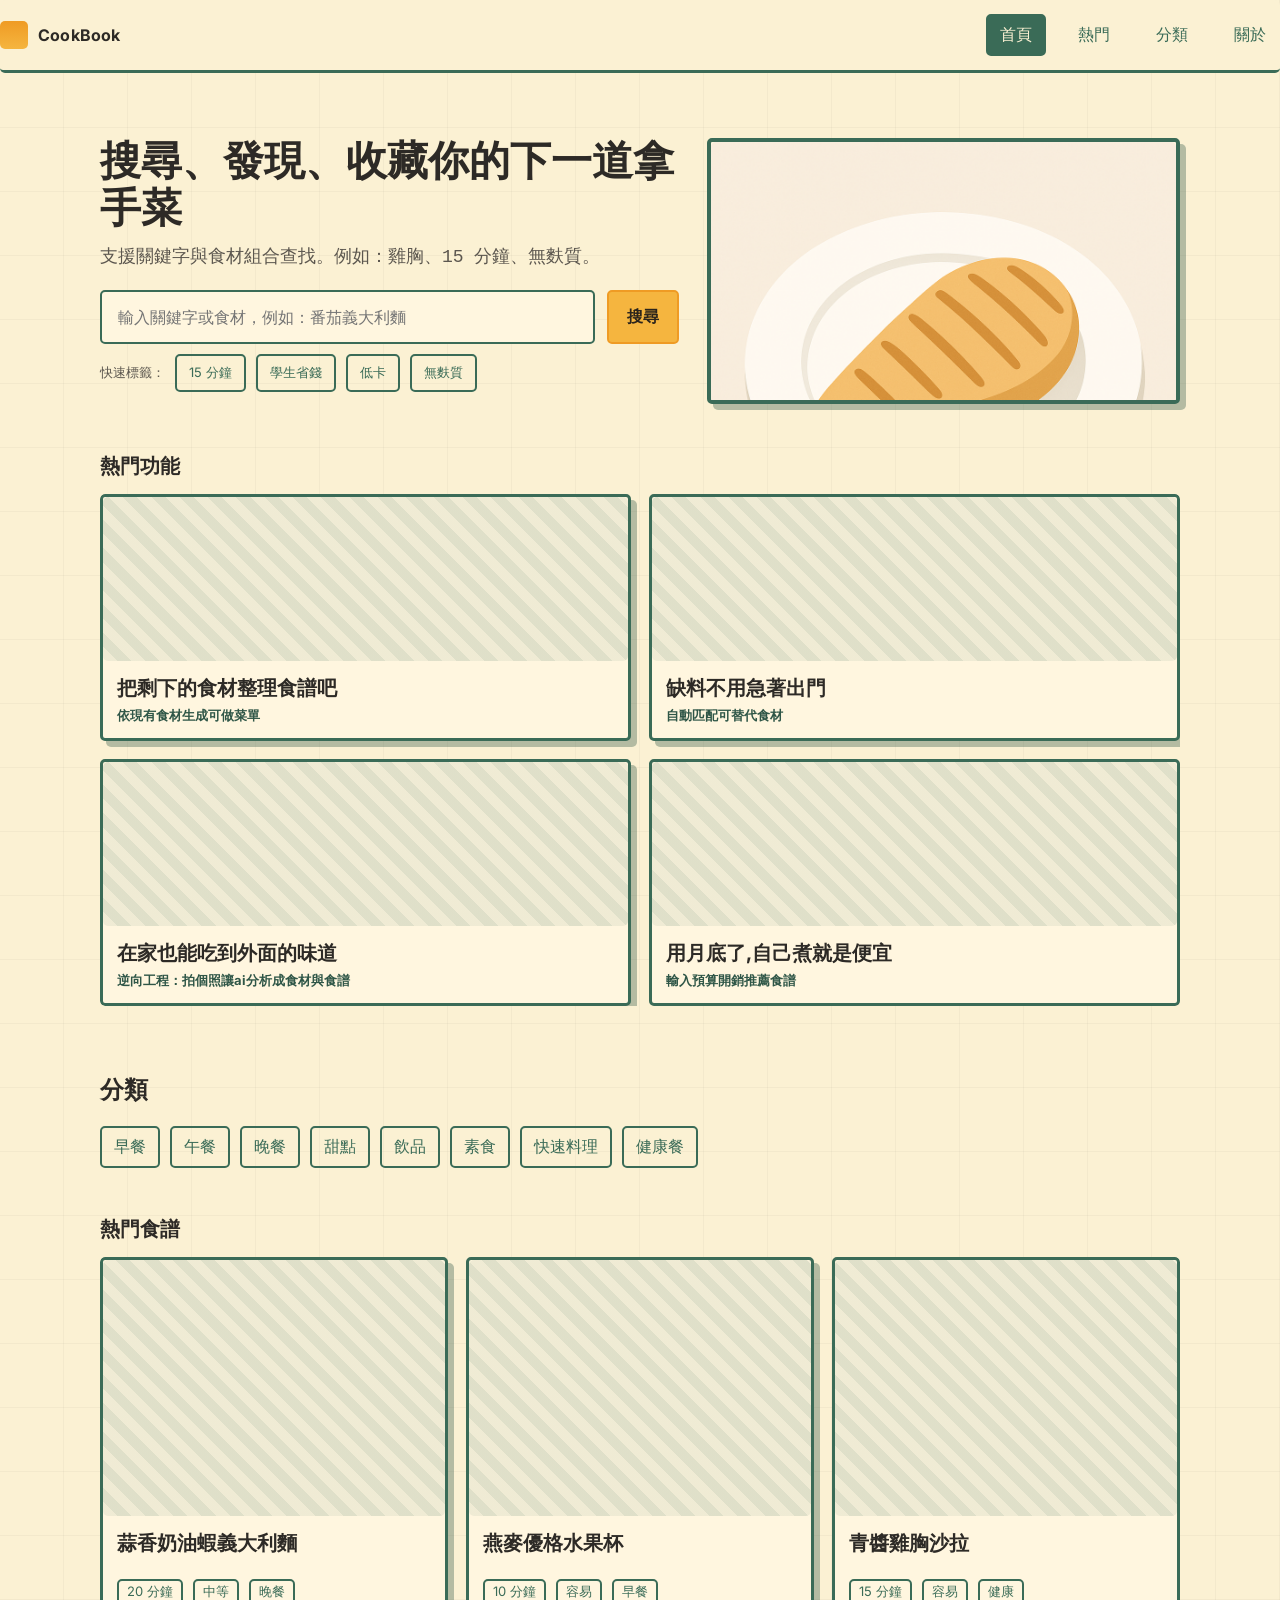
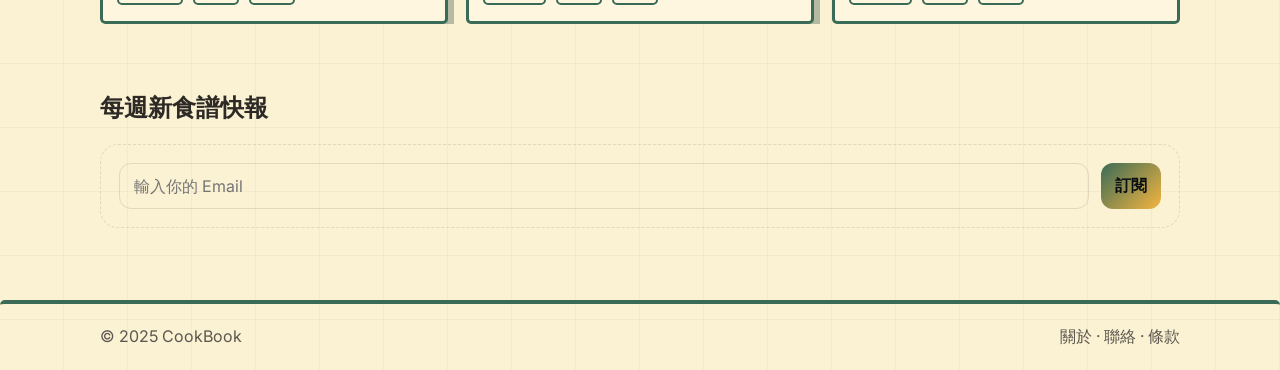
<file: index.html>
<!doctype html>
<html lang="zh-Hant">
<head>
  <meta charset="utf-8" />
  <meta name="viewport" content="width=device-width, initial-scale=1" />
  <title>CookBook — 食譜首頁</title>
  <meta name="description" content="簡潔好用的食譜搜尋與收藏首頁" />
  <link rel="preconnect" href="https://fonts.googleapis.com">
  <link rel="preconnect" href="https://fonts.gstatic.com" crossorigin>
  <link rel="stylesheet" href="./css/index.css">
  <link href="https://fonts.googleapis.com/css2?family=Inter:wght@400;600;700&display=swap" rel="stylesheet">
</head>
<body>
  <!-- Header -->
  <header class="site-header">
    <div class="nav" role="navigation" aria-label="主導覽">
      <a class="brand" href="#" aria-label="CookBook 首頁">
        <span class="brand__logo" aria-hidden="true"></span>
        <span>CookBook</span>
      </a>
      <nav class="nav__links">
        <a class="nav__link" aria-current="page" href="#">首頁</a>
        <a class="nav__link" href="#popular">熱門</a>
        <a class="nav__link" href="#categories">分類</a>
        <a class="nav__link" href="#about">關於</a>
      </nav>
    </div>
  </header>

  <!-- Bottom Nav (寬度 >600px 顯示) -->
  <nav class="bottom-nav" aria-label="底部功能列">
    <div class="container bottom-nav__inner">
      <a class="bn-item" aria-current="page" href="#"><span class="bn-item__icon">🏠</span>首頁</a>
      <a class="bn-item" href="#search"><span class="bn-item__icon">🔍</span>搜尋</a>
      <a class="bn-item" href="#recipes"><span class="bn-item__icon">🍳</span>食譜</a>
      <a class="bn-item" href="#favorites"><span class="bn-item__icon">⭐</span>收藏</a>
      <a class="bn-item" href="#account"><span class="bn-item__icon">👤</span>帳號</a>
    </div>
  </nav>

  <!-- Main -->
  <main>
    <!-- Hero -->
    <section class="hero">
      <div class="container hero__wrap">
        <div>
          <h1 class="hero__title">搜尋、發現、收藏你的下一道拿手菜</h1>
          <p class="hero__sub">支援關鍵字與食材組合查找。例如：<code>雞胸</code>、<code>15 分鐘</code>、<code>無麩質</code>。</p>
          <form class="search" role="search" aria-label="食譜搜尋">
            <label class="sr-only" for="q">搜尋食譜</label>
            <input class="search__input" id="q" name="q" type="search" placeholder="輸入關鍵字或食材，例如：番茄義大利麵" />
            <button class="search__btn" type="submit">搜尋</button>
          </form>
          <p class="search__hint chips">快速標籤：
            <a class="chip" href="#">15 分鐘</a>
            <a class="chip" href="#">學生省錢</a>
            <a class="chip" href="#">低卡</a>
            <a class="chip" href="#">無麩質</a>
          </p>
        </div>
        <div class="hero__image"><img src="./chicken.png" alt=""></div>
      </div>
    </section>

    <!-- 功能 -->
    <section id="function" class="section">
      <div class="container">
        <h2 class="card__title">熱門功能</h2>
        <div class="fxgrid grid">
          <article class="card">
            <div class="fx_card__media" aria-hidden="true"></div>
            <div class="fx_card__body">
              <h3 class="card__title"> 把剩下的食材整理食譜吧</h3>
              <p>依現有食材生成可做菜單</p>
            </div>
          </article>
          <article class="card">
            <div class="fx_card__media" aria-hidden="true"></div>
            <div class="fx_card__body">
              <h3 class="card__title"> 缺料不用急著出門</h3>
              <p>自動匹配可替代食材</p>
            </div>
          </article>
          <article class="card">
            <div class="fx_card__media" aria-hidden="true"></div>
            <div class="fx_card__body">
              <h3 class="card__title"> 在家也能吃到外面的味道</h3>
              <p>逆向工程：拍個照讓ai分析成食材與食譜</p>
            </div>
          </article>
          <a class="card" href="./budget.html" aria-label="輸入預算開銷推薦食譜">
            <div class="fx_card__media" aria-hidden="true"></div>
            <div class="fx_card__body">
              <h3 class="card__title">用月底了,自己煮就是便宜</h3>
              <p>輸入預算開銷推薦食譜</p>
            </div>
          </a>
        </div>
      </div>
    </section>

    <!-- Categories -->
    <section id="categories" class="section">
      <div class="container">
        <h2 class="section__title">分類</h2>
        <div class="chips" role="list">
          <a class="chip" role="listitem" href="#">早餐</a>
          <a class="chip" role="listitem" href="#">午餐</a>
          <a class="chip" role="listitem" href="#">晚餐</a>
          <a class="chip" role="listitem" href="#">甜點</a>
          <a class="chip" role="listitem" href="#">飲品</a>
          <a class="chip" role="listitem" href="#">素食</a>
          <a class="chip" role="listitem" href="#">快速料理</a>
          <a class="chip" role="listitem" href="#">健康餐</a>
        </div>
      </div>
    </section>

    <!-- Popular -->
    <section id="popular" class="section">
      <div class="container">
        <h2 class="card__title">熱門食譜</h2>
        <div class="grid">
          <!-- 卡片 1 -->
          <article class="card">
            <div class="card__media" aria-hidden="true"></div>
            <div class="card__body">
              <h3 class="card__title">蒜香奶油蝦義大利麵</h3>
              <div class="meta">
                <span class="tag">20 分鐘</span>
                <span class="tag">中等</span>
                <span class="tag">晚餐</span>
              </div>
            </div>
          </article>
          <!-- 卡片 2 -->
          <article class="card">
            <div class="card__media" aria-hidden="true"></div>
            <div class="card__body">
              <h3 class="card__title">燕麥優格水果杯</h3>
              <div class="meta">
                <span class="tag">10 分鐘</span>
                <span class="tag">容易</span>
                <span class="tag">早餐</span>
              </div>
            </div>
          </article>
          <!-- 卡片 3 -->
          <article class="card">
            <div class="card__media" aria-hidden="true"></div>
            <div class="card__body">
              <h3 class="card__title">青醬雞胸沙拉</h3>
              <div class="meta">
                <span class="tag">15 分鐘</span>
                <span class="tag">容易</span>
                <span class="tag">健康</span>
              </div>
            </div>
          </article>
        </div>
      </div>
    </section>

    <!-- Newsletter / CTA -->
    <section class="section newsletter">
      <div class="container">
        <h2 class="section__title">每週新食譜快報</h2>
        <div class="cta">
          <div class="cta__row">
            <input type="email" placeholder="輸入你的 Email" aria-label="Email" />
            <button type="button">訂閱</button>
          </div>
        </div>
      </div>
    </section>
  </main>

  <!-- Footer -->
  <footer>
    <div class="container foot">
      <div>© 2025 CookBook</div>
      <div>
        <a href="#">關於</a> ·
        <a href="#">聯絡</a> ·
        <a href="#">條款</a>
      </div>
    </div>
  </footer>
</body>
</html>
</file>
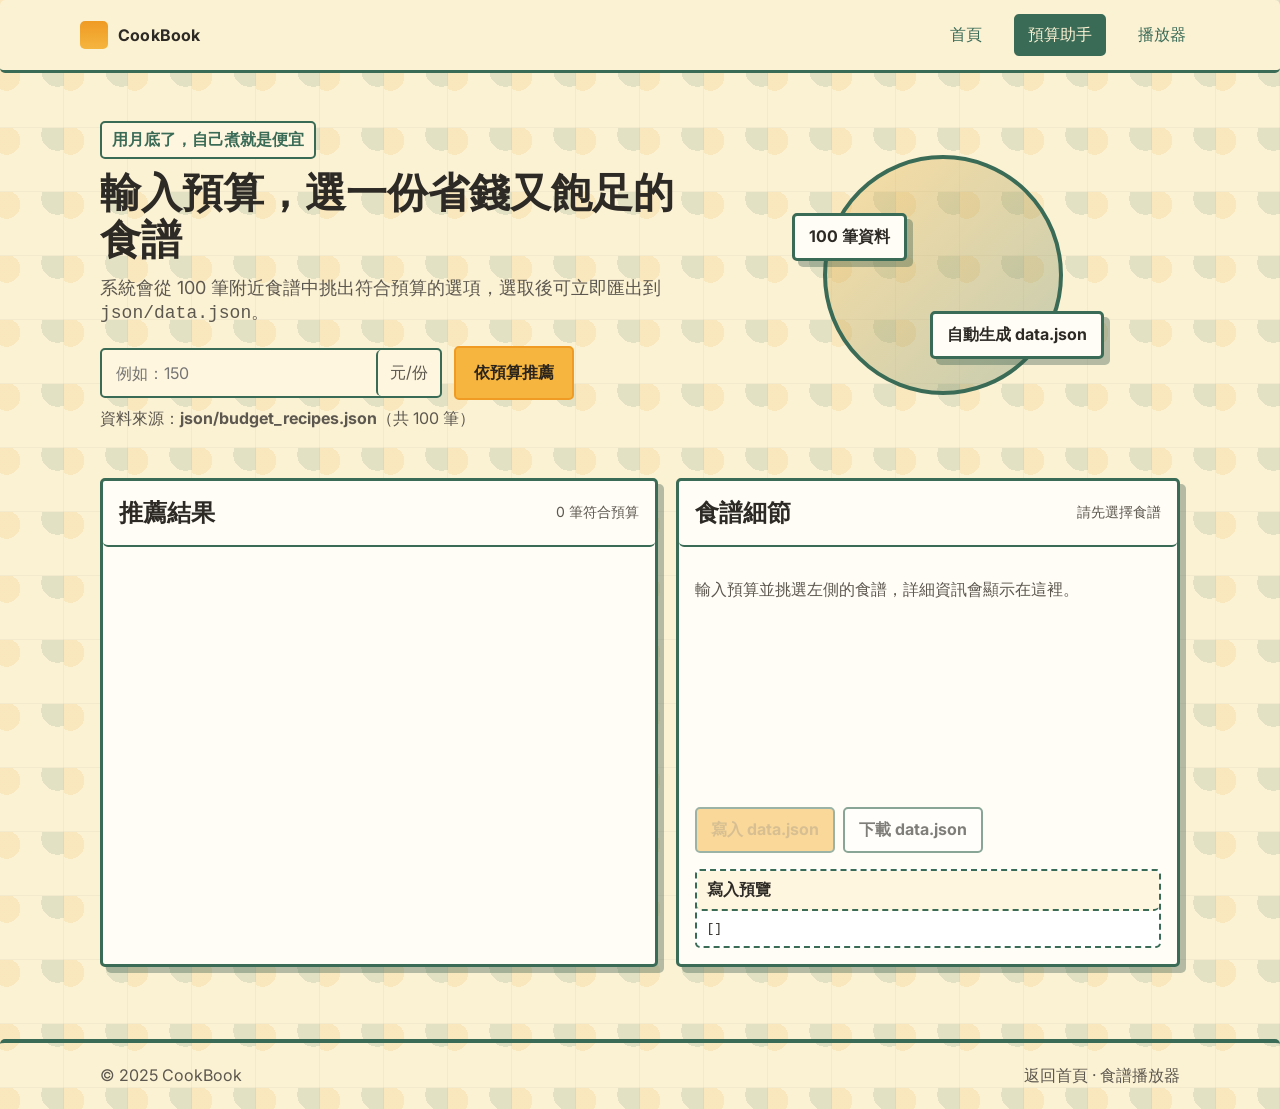
<file: budget.html>
<!doctype html>
<html lang="zh-Hant">
<head>
  <meta charset="utf-8" />
  <meta name="viewport" content="width=device-width, initial-scale=1" />
  <title>預算食譜推薦 | CookBook</title>
  <meta name="description" content="輸入預算即可挑選 100 筆精選食譜，並匯出到 data.json。" />
  <link rel="stylesheet" href="./css/index.css" />
  <link rel="stylesheet" href="./css/budget.css" />
  <link href="https://fonts.googleapis.com/css2?family=Inter:wght@400;600;700&display=swap" rel="stylesheet">
</head>
<body>
  <header class="site-header">
    <div class="container nav" role="navigation" aria-label="主導覽">
      <a class="brand" href="./index.html" aria-label="返回首頁">
        <span class="brand__logo" aria-hidden="true"></span>
        <span>CookBook</span>
      </a>
      <nav class="nav__links">
        <a class="nav__link" href="./index.html">首頁</a>
        <a class="nav__link" aria-current="page" href="#">預算助手</a>
        <a class="nav__link" href="./recipe.html">播放器</a>
      </nav>
    </div>
  </header>

  <main>
    <section class="section budget-hero">
      <div class="container hero__wrap budget-hero__wrap">
        <div>
          <p class="eyebrow">用月底了，自己煮就是便宜</p>
          <h1 class="hero__title">輸入預算，選一份省錢又飽足的食譜</h1>
          <p class="hero__sub">系統會從 100 筆附近食譜中挑出符合預算的選項，選取後可立即匯出到 <code>json/data.json</code>。</p>
          <form id="budgetForm" class="budget-form" aria-label="預算搜尋">
            <label class="sr-only" for="budgetInput">輸入預算</label>
            <div class="input-group">
              <input id="budgetInput" name="budget" type="number" min="50" step="10" placeholder="例如：150" required />
              <span class="suffix">元/份</span>
            </div>
            <button class="search__btn" type="submit">依預算推薦</button>
          </form>
          <p class="form-hint">資料來源：<strong>json/budget_recipes.json</strong>（共 <span id="totalCount">0</span> 筆）</p>
        </div>
        <div class="budget-illustration" aria-hidden="true">
          <div class="badge">100 筆資料</div>
          <div class="bubble">自動生成 data.json</div>
          <div class="circle"></div>
        </div>
      </div>
    </section>

    <section class="section">
      <div class="container budget-grid">
        <div class="panel">
          <div class="panel__head">
            <h2>推薦結果</h2>
            <div class="panel__meta"><span id="resultCount">0</span> 筆符合預算</div>
          </div>
          <div id="resultList" class="result-list" role="list"></div>
        </div>

        <div class="panel">
          <div class="panel__head">
            <h2>食譜細節</h2>
            <div class="panel__meta" id="selectionMeta">請先選擇食譜</div>
          </div>
          <div id="recipeDetail" class="detail">
            <p class="muted">輸入預算並挑選左側的食譜，詳細資訊會顯示在這裡。</p>
          </div>
          <div class="panel__footer">
            <button id="writeBtn" class="btn" type="button" disabled>寫入 data.json</button>
            <a id="downloadLink" class="btn btn--ghost" href="#" download="data.json" aria-disabled="true">下載 data.json</a>
          </div>
          <div class="json-preview">
            <div class="json-preview__head">寫入預覽</div>
            <pre id="jsonOutput" aria-live="polite">[]</pre>
          </div>
        </div>
      </div>
    </section>
  </main>

  <footer>
    <div class="container foot">
      <div>© 2025 CookBook</div>
      <div>
        <a href="./index.html">返回首頁</a> ·
        <a href="./recipe.html">食譜播放器</a>
      </div>
    </div>
  </footer>

  <script src="./js/budget.js"></script>
</body>
</html>
</file>
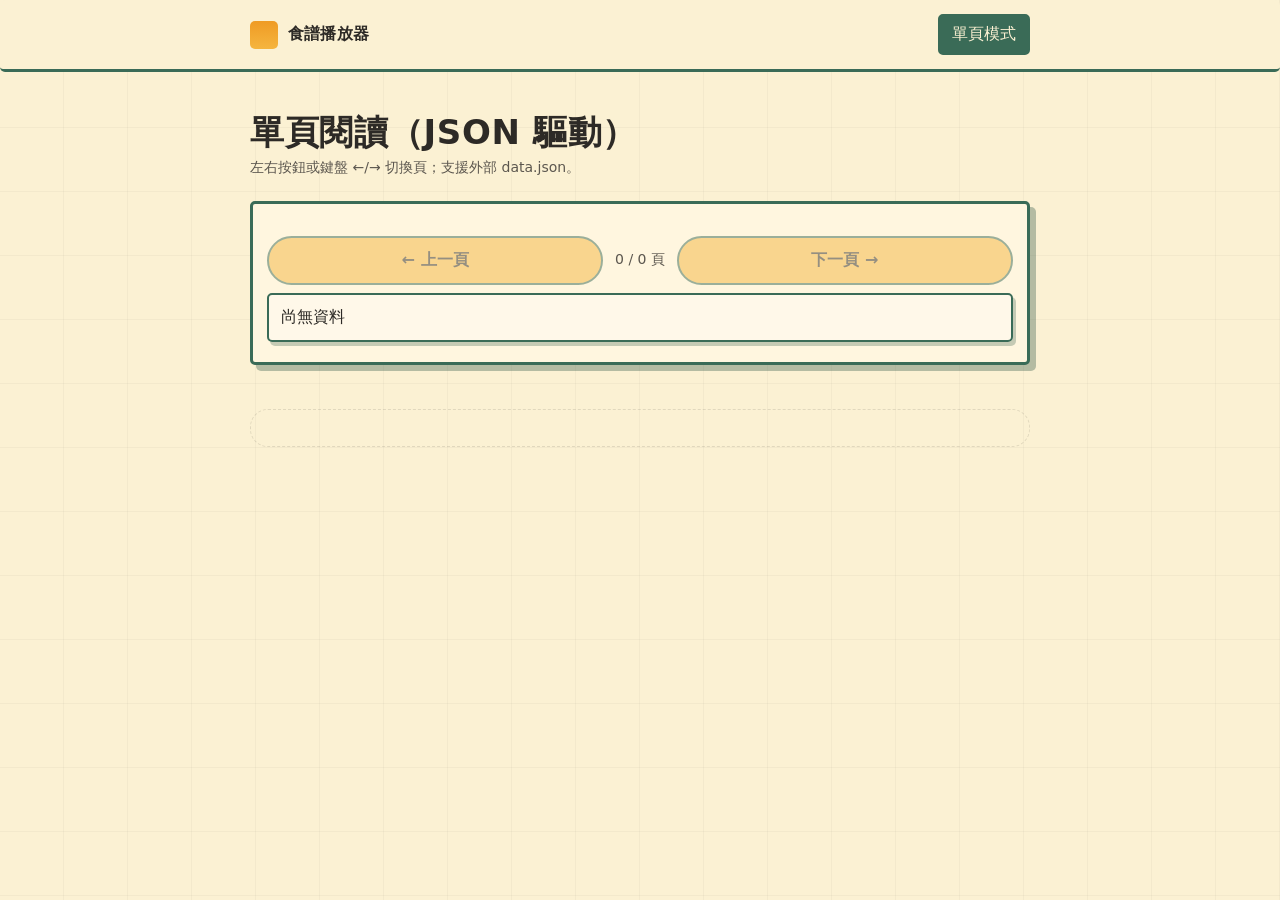
<file: recipe.html>
<!doctype html>
<html lang="zh-Hant">
<head>
  <meta charset="utf-8" />
  <meta name="viewport" content="width=device-width,initial-scale=1" />
  <title>食譜播放頁（單頁 + JSON）</title>
  <link rel="stylesheet" href="./css/recipe.css" />
  <style>
    /* 輕量區塊樣式，與你的 index.css 相容 */
    .container { max-width: 820px; margin-inline: auto; padding-inline: 20px; }
    .page-head { padding: 24px 0 8px; }
    .page-title { margin: 0 0 6px; font-size: clamp(22px,2.2vw + 10px,34px); }
    .page-meta { color: var(--muted); font-size: 14px; }
    .stage { margin: 16px 0 10px; padding: 14px; border: 3px solid var(--green); background: var(--cream-2); box-shadow: var(--shadow); }
    .stage h3 { margin: 0 0 8px; font-size: 18px; }
    .list { display: grid; gap: 12px; }
    .item { padding: 12px; border: 2px solid var(--green); background: #fffaf0a0; }
    .item-step { font-weight: 700; }
    .item-narr { color: var(--muted); margin-top: 4px; }
    .nav-row { display: grid; grid-template-columns: 1fr auto 1fr; align-items: center; gap: 12px; margin: 18px 0 8px; }
    .nav-row .spacer { text-align: center; color: var(--muted); }
    .btn { padding: 12px 14px; border: 2px solid var(--green); background: var(--orange); cursor: pointer; font-weight: 700; }
    .btn:disabled { opacity: .5; cursor: not-allowed; }
    .toc { display: flex; flex-wrap: wrap; gap: 8px; margin-top: 6px; }
    .toc button { padding: 6px 10px; border: 2px solid var(--green); background: var(--cream-2); cursor: pointer; }
    .toc button[aria-current="page"] { background: var(--green); color: var(--cream); }
  </style>
</head>
<body>
  <header class="site-header">
    <div class="container nav">
      <div class="brand"><div class="brand__logo" aria-hidden="true"></div>食譜播放器</div>
      <nav class="nav__links" aria-label="主要導覽">
        <a class="nav__link" aria-current="page" href="#">單頁模式</a>
      </nav>
    </div>
  </header>

  <main class="container">
    <section class="page-head">
      <h1 class="page-title">單頁閱讀（JSON 驅動）</h1>
      <p class="page-meta">左右按鈕或鍵盤 ←/→ 切換頁；支援外部 data.json。</p>
    </section>

    <section class="stage">
      <div class="nav-row">
        <button id="btnPrev" class="btn">← 上一頁</button>
        <div class="spacer"><span id="pageInfo">第 1 / 1 頁</span></div>
        <button id="btnNext" class="btn">下一頁 →</button>
      </div>

      <div id="content" class="list" aria-live="polite" aria-atomic="true"></div>

      <div class="toc" id="toc" aria-label="快速跳頁"></div>
    </section>

    <section class="section">
      <div class="cta">
        <div class="cta__row">
        </div>
      </div>
    </section>
  </main>

    <script src="./js/recipe.js"></script>

</body>
</html>
</file>
<file: css/index.css>
/* ===== CSS Reset (簡化) ===== */
*,*::before,*::after{box-sizing:border-box;border-radius:5px}
html:focus-within{scroll-behavior:smooth}
html,body{height:auto;width:100%;overflow-x:hidden;overflow-y:auto;overscroll-behavior-x:none}
body{margin:0;min-height:100vh;text-rendering:optimizeLegibility;-webkit-font-smoothing:antialiased;color:var(--text);font-family: Inter, system-ui, -apple-system, Segoe UI, Roboto, Noto Sans TC, "PingFang TC", "Heiti TC", sans-serif;
    background-color: var(--cream);
    background-image:
    linear-gradient(#0000 63px, var(--grid) 64px),
    linear-gradient(90deg, #0000 63px, var(--grid) 64px);
    background-size: 64px 64px; /* square tiles */
}
img,svg,video{display:block;max-width:100%;height:auto}
input,button,textarea,select{font:inherit}
.sr-only{position:absolute;width:1px;height:1px;padding:0;margin:-1px;overflow:hidden;clip:rect(0,0,0,0);white-space:nowrap;border:0}

/* ===== Theme ===== */
:root{
    --cream:#fbf1d3;--cream-2:#fff6df;--grid:rgba(0,0,0,.06);--text:#2d2a26;--muted:#5c574f;--green:#3a6b57;--green-deep:#2f5647;--orange:#f5b53f;--orange-deep:#ef9b24;--accent:var(--green);--accent-2:var(--orange);--ring:0 0 0 3px color-mix(in lab, var(--orange) 35%, transparent);--radius:0;--shadow:6px 6px 0 0 rgba(47,86,71,.35);--container:1120px;--bottom-nav-h:64px;
}

a{color:inherit;text-decoration:none}

.container{width:100%;max-width:var(--container);margin-inline:auto;padding-inline:20px}

/* ===== Header ===== */
.site-header{
    position:sticky;
    top:0;
    z-index:50;
    background:var(--cream);
    border-bottom:3px solid var(--green);
}
.nav{display:flex;align-items:center;justify-content:space-between;padding:14px 0}
.brand{display:flex;align-items:center;gap:10px;font-weight:700;letter-spacing:.2px}
.brand__logo{width:28px;height:28px;background:linear-gradient(0deg,var(--orange),var(--orange-deep));}
.nav__links{display:flex;gap:18px}
.nav__link{padding:8px 12px;color:var(--green);border:2px solid transparent}
.nav__link[aria-current="page"], .nav__link:hover{color:var(--cream);background:var(--green);border-color:var(--green)}

/* ===== Hero ===== */
.hero{padding:48px 0 24px}
.hero__wrap{display:grid;grid-template-columns:1.1fr .9fr;gap:28px;align-items:center}
.hero__wrap>*{min-width:0}
@media (max-width: 900px){.hero__wrap{grid-template-columns:1fr}}
.hero__title{font-size:clamp(28px, 2.6vw + 8px, 48px);line-height:1.15;margin:0 0 12px}
.hero__sub{color:var(--muted);margin:0 0 22px;font-size:clamp(14px, 1vw + 10px, 18px)}
.hero__image{justify-content:center;align-items:center;overflow: hidden;}
/* Search Bar */

.search{
    display:flex;
    gap:12px;
    justify-content:center
}
.search__input{flex:1;padding:14px 16px;border:2px solid var(--green);background:var(--cream-2);color:var(--text)}
.search__input:focus{outline:none;box-shadow:var(--ring)}
.search__btn{padding:14px 18px;border:0;background:var(--orange);color:#2b241c;font-weight:700;cursor:pointer;border:2px solid var(--orange-deep)}
.search__hint{height:auto;margin-top:10px;color:var(--muted);font-size:13px}
label[for="q"], .search__hint{display:flex;align-items:center}
.hero__image{aspect-ratio:16/9;background:var(--cream-2);border:4px solid var(--green);box-shadow:var(--shadow)}

/* ===== Sections ===== */
main{display:block;position:relative;z-index:1;padding:16px 0}
.section{padding:24px 0}
.card__title{font-size:20px;margin:0 0 14px}

/* Categories */
.chips{display:flex;flex-wrap:wrap;gap:10px}
.chip{border:2px solid var(--green);background:transparent;padding:8px 12px;color:var(--green)}
.chip:hover{background:var(--green);color:var(--cream)}

/* Cards */
.grid{display:grid;grid-template-columns:repeat(3,1fr);gap:18px;min-width:0;overflow-x:hidden}
@media (max-width:1000px){.grid{grid-template-columns:repeat(2,1fr)}}
/*@media (max-width:640px){.grid{grid-template-columns:1fr}}*/

.fxgrid{
    grid-template-columns: repeat(2,1fr);
}

.card{background:var(--cream-2);border:3px solid var(--green);overflow:hidden;display:flex;flex-direction:column;box-shadow:var(--shadow)}
.card__media{aspect-ratio:4/3;background:repeating-linear-gradient(45deg, rgba(58,107,87,.08) 0 10px, rgba(58,107,87,.16) 10px 20px);}
.card__body{padding:14px 14px 16px;display:grid;gap:8px}
.card__title{font-weight:700}
.meta{display:flex;gap:10px;color:var(--muted);font-size:13px;flex-wrap:wrap}
.tag{padding:2px 8px;border:2px solid var(--green);color:var(--green)}

.fx_card{height:30vh;position:relative}
.fx_card__media{aspect-ratio:16/5;background:repeating-linear-gradient(45deg, rgba(58,107,87,.08) 0 10px, rgba(58,107,87,.16) 10px 20px)}
@media(max-width:600px){.fx_card{height:auto}.fx_card__media{aspect-ratio: 4/3;}}
.fx_card__body{padding:14px 14px 0px;display:grid;gap:0px}
.fx_card__body h3{
    margin: 0;
}
.fx_card__body p{
    margin-top: 5px;
    font-weight:700;
    font-size: small;
    color:#2f5647;
}

/* Newsletter / CTA */
.cta{margin-top:10px;padding:18px;border-radius:18px;border:1px dashed color-mix(in lab, var(--text) 12%, transparent)}
.cta__row{display:flex;gap:12px;align-items:center}
.cta input{flex:1;padding:12px 14px;border-radius:12px;border:1px solid color-mix(in lab, var(--text) 12%, transparent);background:var(--bg-soft);color:var(--text)}
.cta button{padding:12px 14px;border:0;border-radius:12px;background:linear-gradient(135deg, var(--accent), var(--accent-2));color:#0b0f14;font-weight:700;cursor:pointer}


/* Footer */
footer{margin-top:32px;padding:22px 0;color:var(--muted);border-top:4px solid var(--green)}
.foot{display:flex;justify-content:space-between;gap:12px;flex-wrap:wrap}
.foot a{color:var(--muted)}

/* Bottom Nav (寬度小於 600px 顯示) */
.bottom-nav{display:none;position:fixed;left:0;right:0;bottom:0;height:var(--bottom-nav-h);background:var(--cream);border-top:4px solid var(--green);z-index:40}
.bottom-nav__inner{height:100%;display:grid;grid-template-columns:repeat(5,1fr);align-items:center;gap:4px}
.bn-item{display:flex;flex-direction:column;align-items:center;justify-content:center;color:var(--muted);font-size:12px;line-height:1}
.bn-item__icon{font-size:18px;margin-bottom:4px}
.bn-item[aria-current="page"], .bn-item:hover{color:var(--text)}

@media (max-width: 600px){
    .bottom-nav{display:block}
    body{padding-bottom:var(--bottom-nav-h)} /* 避免內容被底部列遮住 */
    .nav__links{
        display: none;
    }
    .search{display:flex;gap:1.5vh}
    .search__input{flex:1;padding:2vh 2vh;border:0.3vh solid var(--green);background:var(--cream-2);color:var(--text)}
    .search__input:focus{outline:none;box-shadow:var(--ring)}
    .search__btn{padding:2vh 2.4vh;border:0;background:var(--orange);color:#2b241c;font-weight:700;cursor:pointer;border:0.3vh solid var(--orange-deep)}
   
}
</file>
<file: css/budget.css>
:root {
  --card-padding: 16px;
}

body {
  background-image:
    radial-gradient(circle at 10% 20%, rgba(239, 155, 36, 0.12) 0 18%, transparent 18%),
    radial-gradient(circle at 90% 10%, rgba(58, 107, 87, 0.12) 0 20%, transparent 20%),
    linear-gradient(#0000 63px, var(--grid) 64px),
    linear-gradient(90deg, #0000 63px, var(--grid) 64px);
}

.eyebrow {
  display: inline-block;
  padding: 6px 10px;
  margin: 0 0 10px;
  color: var(--green);
  border: 2px solid var(--green);
  background: var(--cream-2);
  font-weight: 700;
}

.budget-hero {
  padding-top: 32px;
}

.budget-hero__wrap {
  align-items: center;
}

.budget-form {
  display: flex;
  gap: 12px;
  align-items: center;
  flex-wrap: wrap;
  margin: 14px 0 8px;
}

.input-group {
  display: inline-flex;
  align-items: center;
  border: 2px solid var(--green);
  background: var(--cream-2);
}

.input-group input {
  border: none;
  padding: 12px 12px 12px 14px;
  min-width: 160px;
  background: transparent;
  outline: none;
}

.input-group .suffix {
  padding: 12px;
  color: var(--muted);
  border-left: 2px solid var(--green);
}

.form-hint {
  margin: 6px 0 0;
  color: var(--muted);
}

.budget-illustration {
  position: relative;
  width: 100%;
  height: 260px;
  display: grid;
  place-items: center;
}

.budget-illustration .circle {
  width: 240px;
  height: 240px;
  border: 4px solid var(--green);
  background: linear-gradient(135deg, rgba(245, 181, 63, .32), rgba(58, 107, 87, .28));
  border-radius: 50%;
  filter: drop-shadow(var(--shadow));
}

.budget-illustration .badge,
.budget-illustration .bubble {
  position: absolute;
  padding: 10px 14px;
  border: 3px solid var(--green);
  background: #fffdf6;
  font-weight: 700;
  box-shadow: var(--shadow);
}

.budget-illustration .badge {
  top: 26%;
  left: 18%;
}

.budget-illustration .bubble {
  bottom: 18%;
  right: 16%;
}

.budget-grid {
  display: grid;
  grid-template-columns: 1.05fr 0.95fr;
  gap: 18px;
}

.panel {
  background: #fffdf6;
  border: 3px solid var(--green);
  box-shadow: var(--shadow);
  display: flex;
  flex-direction: column;
  min-height: 480px;
}

.panel__head {
  display: flex;
  align-items: center;
  justify-content: space-between;
  padding: var(--card-padding);
  border-bottom: 2px solid var(--green);
  gap: 12px;
}

.panel__head h2 {
  margin: 0;
}

.panel__meta {
  color: var(--muted);
  font-size: 14px;
}

.result-list {
  display: grid;
  gap: 10px;
  padding: var(--card-padding);
  overflow-y: auto;
  max-height: 640px;
}

.result-card {
  border: 2px solid var(--green);
  padding: 12px;
  display: grid;
  gap: 4px;
  background: var(--cream-2);
}

.result-card__title {
  margin: 0;
  font-weight: 700;
}

.result-card__meta {
  display: flex;
  gap: 10px;
  flex-wrap: wrap;
  color: var(--muted);
  font-size: 13px;
}

.result-card button {
  justify-self: start;
  padding: 8px 12px;
  border: 2px solid var(--green);
  background: var(--orange);
  cursor: pointer;
}

.detail {
  padding: var(--card-padding);
  display: grid;
  gap: 10px;
  min-height: 260px;
}

.detail h3 {
  margin: 0;
}

.badge-row {
  display: flex;
  flex-wrap: wrap;
  gap: 8px;
}

.badge-row .tag {
  background: #fff;
  border: 2px solid var(--green);
  padding: 6px 10px;
  color: var(--green);
}

.list {
  margin: 0;
  padding-left: 18px;
  display: grid;
  gap: 6px;
}

.muted {
  color: var(--muted);
}

.panel__footer {
  display: flex;
  gap: 8px;
  padding: 0 var(--card-padding) var(--card-padding);
  align-items: center;
}

.btn {
  padding: 10px 14px;
  border: 2px solid var(--green);
  background: var(--orange);
  cursor: pointer;
  font-weight: 700;
}

.btn:disabled {
  opacity: .5;
  cursor: not-allowed;
}

.btn--ghost {
  background: #fff;
}

.btn--ghost[aria-disabled="true"] {
  pointer-events: none;
  opacity: .6;
}

.json-preview {
  margin: 0 var(--card-padding) var(--card-padding);
  border: 2px dashed var(--green);
  background: #fff;
}

.json-preview__head {
  background: var(--cream-2);
  border-bottom: 2px dashed var(--green);
  padding: 8px 10px;
  font-weight: 700;
}

#jsonOutput {
  margin: 0;
  padding: 10px;
  max-height: 260px;
  overflow: auto;
  white-space: pre-wrap;
  font-size: 13px;
}

@media (max-width: 900px) {
  .budget-grid {
    grid-template-columns: 1fr;
  }

  .budget-illustration {
    display: none;
  }

  .panel {
    min-height: 0;
  }
}

@media (max-width: 600px) {
  .panel__footer {
    flex-direction: column;
    align-items: stretch;
  }

  .result-list {
    max-height: none;
  }
}
</file>
<file: css/recipe.css>
/* ==== Recipe page layout (建立在 index.css 之上) ==== */
/* ===== CSS Reset (簡化) ===== */
*,*::before,*::after{box-sizing:border-box;border-radius:5px}
html:focus-within{scroll-behavior:smooth}
html,body{height:auto;width:100%;overflow-x:hidden;overflow-y:auto;overscroll-behavior-x:none}
body{margin:0;min-height:100vh;text-rendering:optimizeLegibility;-webkit-font-smoothing:antialiased;color:var(--text);font-family: Inter, system-ui, -apple-system, Segoe UI, Roboto, Noto Sans TC, "PingFang TC", "Heiti TC", sans-serif;
    background-color: var(--cream);
    background-image:
    linear-gradient(#0000 63px, var(--grid) 64px),
    linear-gradient(90deg, #0000 63px, var(--grid) 64px);
    background-size: 64px 64px; /* square tiles */
}
img,svg,video{display:block;max-width:100%;height:auto}
input,button,textarea,select{font:inherit}

/* ===== Theme ===== */
:root{
    --cream:#fbf1d3;--cream-2:#fff6df;--grid:rgba(0,0,0,.06);--text:#2d2a26;--muted:#5c574f;--green:#3a6b57;--green-deep:#2f5647;--orange:#f5b53f;--orange-deep:#ef9b24;--accent:var(--green);--accent-2:var(--orange);--ring:0 0 0 3px color-mix(in lab, var(--orange) 35%, transparent);--radius:0;--shadow:6px 6px 0 0 rgba(47,86,71,.35);--container:1120px;--bottom-nav-h:64px;
}

a{color:inherit;text-decoration:none}

.container{width:100%;max-width:var(--container);margin-inline:auto;padding-inline:20px}

/* ===== Header ===== */
.site-header{
    position:sticky;
    top:0;
    z-index:50;
    background:var(--cream);
    border-bottom:3px solid var(--green);
}
.nav{display:flex;align-items:center;justify-content:space-between;padding:14px 0}
.brand{display:flex;align-items:center;gap:10px;font-weight:700;letter-spacing:.2px}
.brand__logo{width:28px;height:28px;background:linear-gradient(0deg,var(--orange),var(--orange-deep));}
.nav__links{display:flex;gap:18px}
.nav__link{padding:8px 12px;color:var(--green);border:2px solid transparent}
.nav__link[aria-current="page"], .nav__link:hover{color:var(--cream);background:var(--green);border-color:var(--green)}

/* ===== Hero ===== */
.hero{padding:48px 0 24px}
.hero__wrap{display:grid;grid-template-columns:1.1fr .9fr;gap:28px;align-items:center}
.hero__wrap>*{min-width:0}
@media (max-width: 900px){.hero__wrap{grid-template-columns:1fr}}
.hero__title{font-size:clamp(28px, 2.6vw + 8px, 48px);line-height:1.15;margin:0 0 12px}
.hero__sub{color:var(--muted);margin:0 0 22px;font-size:clamp(14px, 1vw + 10px, 18px)}
.hero__image{justify-content:center;align-items:center;overflow: hidden;}
/* Search Bar */

.search{
    display:flex;
    gap:12px;
    justify-content:center
}
.search__input{flex:1;padding:14px 16px;border:2px solid var(--green);background:var(--cream-2);color:var(--text)}
.search__input:focus{outline:none;box-shadow:var(--ring)}
.search__btn{padding:14px 18px;border:0;background:var(--orange);color:#2b241c;font-weight:700;cursor:pointer;border:2px solid var(--orange-deep)}
.search__hint{height:auto;margin-top:10px;color:var(--muted);font-size:13px}
label[for="q"], .search__hint{display:flex;align-items:center}
.hero__image{aspect-ratio:16/9;background:var(--cream-2);border:4px solid var(--green);box-shadow:var(--shadow)}

/* ===== Sections ===== */
main{display:block;position:relative;z-index:1;padding:16px 0}
.section{padding:24px 0}
.card__title{font-size:20px;margin:0 0 14px}

/* Categories */
.chips{display:flex;flex-wrap:wrap;gap:10px}
.chip{border:2px solid var(--green);background:transparent;padding:8px 12px;color:var(--green)}
.chip:hover{background:var(--green);color:var(--cream)}

/* Cards */
.grid{display:grid;grid-template-columns:repeat(3,1fr);gap:18px;min-width:0;overflow-x:hidden}
@media (max-width:1000px){.grid{grid-template-columns:repeat(2,1fr)}}
/*@media (max-width:640px){.grid{grid-template-columns:1fr}}*/

.fxgrid{
    grid-template-columns: repeat(2,1fr);
}

.card{background:var(--cream-2);border:3px solid var(--green);overflow:hidden;display:flex;flex-direction:column;box-shadow:var(--shadow)}
.card__media{aspect-ratio:4/3;background:repeating-linear-gradient(45deg, rgba(58,107,87,.08) 0 10px, rgba(58,107,87,.16) 10px 20px);}
.card__body{padding:14px 14px 16px;display:grid;gap:8px}
.card__title{font-weight:700}
.meta{display:flex;gap:10px;color:var(--muted);font-size:13px;flex-wrap:wrap}
.tag{padding:2px 8px;border:2px solid var(--green);color:var(--green)}

.fx_card{height:30vh;position:relative}
.fx_card__media{aspect-ratio:16/5;background:repeating-linear-gradient(45deg, rgba(58,107,87,.08) 0 10px, rgba(58,107,87,.16) 10px 20px)}
@media(max-width:600px){.fx_card{height:auto}.fx_card__media{aspect-ratio: 4/3;}}
.fx_card__body{padding:14px 14px 0px;display:grid;gap:0px}
.fx_card__body h3{
    margin: 0;
}
.fx_card__body p{
    margin-top: 5px;
    font-weight:700;
    font-size: small;
    color:#2f5647;
}

/* Newsletter / CTA */
.cta{margin-top:10px;padding:18px;border-radius:18px;border:1px dashed color-mix(in lab, var(--text) 12%, transparent)}
.cta__row{display:flex;gap:12px;align-items:center}
.cta input{flex:1;padding:12px 14px;border-radius:12px;border:1px solid color-mix(in lab, var(--text) 12%, transparent);background:var(--bg-soft);color:var(--text)}
.cta button{padding:12px 14px;border:0;border-radius:12px;background:linear-gradient(135deg, var(--accent), var(--accent-2));color:#0b0f14;font-weight:700;cursor:pointer}


/* Footer */
footer{margin-top:32px;padding:22px 0;color:var(--muted);border-top:4px solid var(--green)}
.foot{display:flex;justify-content:space-between;gap:12px;flex-wrap:wrap}
.foot a{color:var(--muted)}

/* Bottom Nav (寬度小於 600px 顯示) */
.bottom-nav{display:none;position:fixed;left:0;right:0;bottom:0;height:var(--bottom-nav-h);background:var(--cream);border-top:4px solid var(--green);z-index:40}
.bottom-nav__inner{height:100%;display:grid;grid-template-columns:repeat(5,1fr);align-items:center;gap:4px}
.bn-item{display:flex;flex-direction:column;align-items:center;justify-content:center;color:var(--muted);font-size:12px;line-height:1}
.bn-item__icon{font-size:18px;margin-bottom:4px}
.bn-item[aria-current="page"], .bn-item:hover{color:var(--text)}

@media (max-width: 600px){
    .bottom-nav{display:block}
    body{padding-bottom:var(--bottom-nav-h)} /* 避免內容被底部列遮住 */
    .nav__links{
        display: none;
    }
    .search{display:flex;gap:1.5vh}
    .search__input{flex:1;padding:2vh 2vh;border:0.3vh solid var(--green);background:var(--cream-2);color:var(--text)}
    .search__input:focus{outline:none;box-shadow:var(--ring)}
    .search__btn{padding:2vh 2.4vh;border:0;background:var(--orange);color:#2b241c;font-weight:700;cursor:pointer;border:0.3vh solid var(--orange-deep)}
   
}

/* 頁面標題區 */
.page-head{
    padding: 32px 0 12px;
}

.page-title{
    margin: 0 0 6px;
    font-size: clamp(24px, 2.4vw + 8px, 40px);
    line-height: 1.2;
    color: var(--text);
    letter-spacing: 0.02em;
}

.page-meta{
    margin: 0;
    font-size: 14px;
    color: var(--muted);
}

/* 整個播放區的大卡片（上一頁/下一頁 + 內容） */
.stage{
    margin: 8px 0 28px;
    padding: 18px;
    background: var(--cream-2);
    border: 3px solid var(--green);
    box-shadow: var(--shadow);
}

@media (min-width: 768px){
    .stage{
        padding: 22px 24px;
    }
}

/* 上一頁/下一頁排版 + 中間頁碼顯示 */
.nav-row{
    display: grid;
    grid-template-columns: 1fr auto 1fr;
    align-items: center;
    gap: 12px;
    margin-bottom: 14px;
}

.nav-row .spacer{
    text-align: center;
    font-size: 14px;
    color: var(--muted);
}

/* 手機：把頁碼放到最上面獨立一行 */
@media (max-width: 600px){
    .nav-row{
        grid-template-columns: 1fr 1fr;
        grid-template-rows: auto auto;
    }
    .nav-row .spacer{
        grid-column: 1 / -1;
        order: -1;
        margin-bottom: 6px;
    }
}

/* 左右翻頁按鈕：延用橘色 + 綠框 + 陰影風格 */
.btn{
    display: inline-flex;
    align-items: center;
    justify-content: center;
    padding: 10px 14px;
    min-height: 44px;

    border-radius: 999px;
    border: 3px solid var(--green);

    background: var(--orange);
    color: var(--text);
    font-weight: 700;
    cursor: pointer;

    box-shadow: var(--shadow);
    transition:
        transform 0.08s ease-out,
        box-shadow 0.08s ease-out,
        filter 0.08s ease-out;
}

.btn:disabled{
    opacity: 0.45;
    cursor: not-allowed;
    box-shadow: none;
    transform: none;
}

.btn:not(:disabled):hover{
    filter: brightness(1.03);
    transform: translateY(-1px);
}

.btn:not(:disabled):active{
    transform: translateY(1px);
    box-shadow: none;
}

/* 每一頁的內容列表：直向堆疊的卡片 */
.list{
    display: flex;
    flex-direction: column;
    gap: 12px;
    margin-top: 8px;
}

/* 單一卡片（步驟 + 說白） */
.item{
    background: #fffdf6;
    border: 3px solid var(--green);
    padding: 12px 14px;
    box-shadow: 3px 4px 0 rgba(47,86,71,.28);
}

.item-step{
    font-weight: 700;
    margin-bottom: 4px;
    color: var(--text);
}

.item-narr{
    font-size: 14px;
    color: var(--muted);
    line-height: 1.6;
}

/* 空狀態也用同一張卡片風格 */
.item-empty{
    text-align: center;
    font-size: 14px;
    color: var(--muted);
}

/* 下方跳頁 TOC（1 2 3 4 ...） */
.toc{
    margin-top: 14px;
    display: flex;
    flex-wrap: wrap;
    gap: 8px;
}

.toc button{
    border-radius: 999px;
    border: 2px solid var(--green);
    background: var(--cream-2);
    padding: 4px 10px;
    font-size: 13px;
    cursor: pointer;
    color: var(--text);
    box-shadow: 2px 3px 0 rgba(47,86,71,.25);
}

.toc button:hover{
    background: var(--green);
    color: var(--cream);
}

.toc button[aria-current="page"]{
    background: var(--green);
    color: var(--cream);
    box-shadow: var(--shadow);
}

/* 主要內容區與 index.css 的 section 對齊 */
main.recipe-main{
    padding: 16px 0 24px;
}

/* 若有需要可給這頁自己的容器寬度（沿用 container） */
.recipe-container{
    width:100%;
    max-width:var(--container);
    margin-inline:auto;
    padding-inline:20px;
}
</file>
